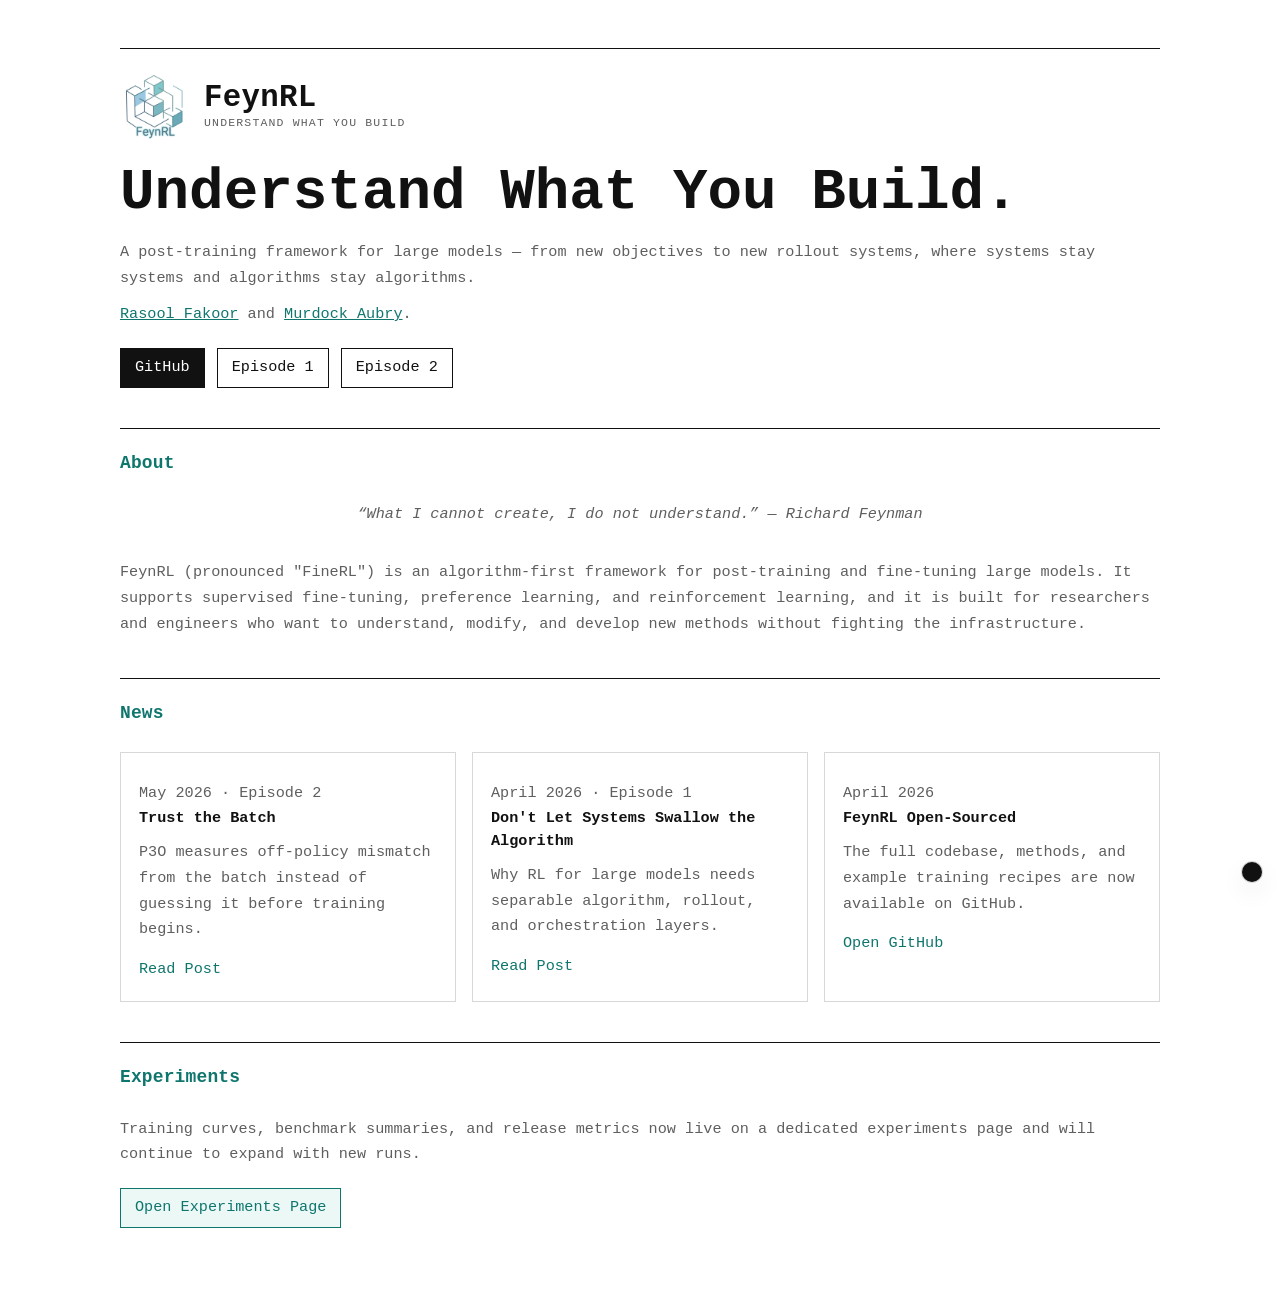
<file: index.html>
<!doctype html>
<html lang="en">

<head>
  <meta charset="UTF-8">
  <meta name="viewport" content="width=device-width, initial-scale=1.0">
  <title>FeynRL &mdash; Understand What You Build</title>
  <meta name="description"
    content="FeynRL is a post-training framework for large models where systems and algorithms stay separate &mdash; so new methods are quick to prototype and easy to read.">
  <link rel="stylesheet" href="styles.css">
  <script src="theme.js" defer></script>
</head>

<body>
  <main class="page">
    <header class="hero">
      <div class="brand-lockup brand-lockup-main" aria-label="FeynRL">
        <img class="brand-logo" src="assets/feynrl-logo.png" alt="FeynRL logo">
        <div class="brand-wordmark">
          <span class="brand-name">FeynRL</span>
          <span class="brand-tagline">Understand What You Build</span>
        </div>
      </div>
      <h1>Understand What You Build.</h1>
      <p class="lede">
        A post-training framework for large models &mdash; from new objectives to new rollout systems, where systems
        stay systems and algorithms stay algorithms.
      </p>
      <p class="article-meta">
        <a href="https://rasoolfa.github.io/" target="_blank" rel="noreferrer">Rasool Fakoor</a> and <a
          href="https://murdockaubry.com/" target="_blank" rel="noreferrer">Murdock Aubry</a>.
      </p>
      <div class="actions">
        <a class="button button-primary" href="https://github.com/FeynRL-project/FeynRL" target="_blank"
          rel="noreferrer">GitHub</a>
        <a class="button" href="blogs/episode_one.html">Episode 1</a>
        <a class="button" href="blogs/episode_two.html">Episode 2</a>
      </div>
    </header>

    <section class="section">
      <div class="section-head">
        <span class="label section-title">About</span>
      </div>
      <p class="section-copy" style="text-align: center; margin-bottom: 2rem;">
        <em>&ldquo;What I cannot create, I do not understand.&rdquo; &mdash; Richard Feynman</em>
      </p>
      <p class="section-copy">
        FeynRL (pronounced "FineRL") is an algorithm-first framework for post-training and fine-tuning large models. It
        supports supervised fine-tuning, preference learning, and reinforcement learning, and it is built for
        researchers and engineers who want to understand, modify, and develop new methods without fighting the
        infrastructure.
      </p>
    </section>

    <section class="section">
      <div class="section-head">
        <span class="label section-title">News</span>
      </div>
      <div class="grid grid-three">
        <article class="card">
          <p class="article-meta">May 2026 &middot; Episode 2</p>
          <h3>Trust the Batch</h3>
          <p>P3O measures off-policy mismatch from the batch instead of guessing it before training begins.</p>
          <a class="inline-link" href="blogs/episode_two.html">Read Post</a>
        </article>
        <article class="card">
          <p class="article-meta">April 2026 &middot; Episode 1</p>
          <h3>Don't Let Systems Swallow the Algorithm</h3>
          <p>Why RL for large models needs separable algorithm, rollout, and orchestration layers.</p>
          <a class="inline-link" href="blogs/episode_one.html">Read Post</a>
        </article>
        <article class="card">
          <p class="article-meta">April 2026</p>
          <h3>FeynRL Open-Sourced</h3>
          <p>The full codebase, methods, and example training recipes are now available on GitHub.</p>
          <a class="inline-link" href="https://github.com/FeynRL-project/FeynRL" target="_blank" rel="noreferrer">Open
            GitHub</a>
        </article>
      </div>
    </section>

    <section class="section" id="experiments">
      <div class="section-head">
        <span class="label section-title">Experiments</span>
      </div>
      <p class="section-copy">
        Training curves, benchmark summaries, and release metrics now live on a dedicated experiments page and will
        continue to expand with new runs.
      </p>
      <div class="actions">
        <a class="button button-cta" href="results.html">Open Experiments Page</a>
      </div>
    </section>
  </main>
</body>

</html>
</file>
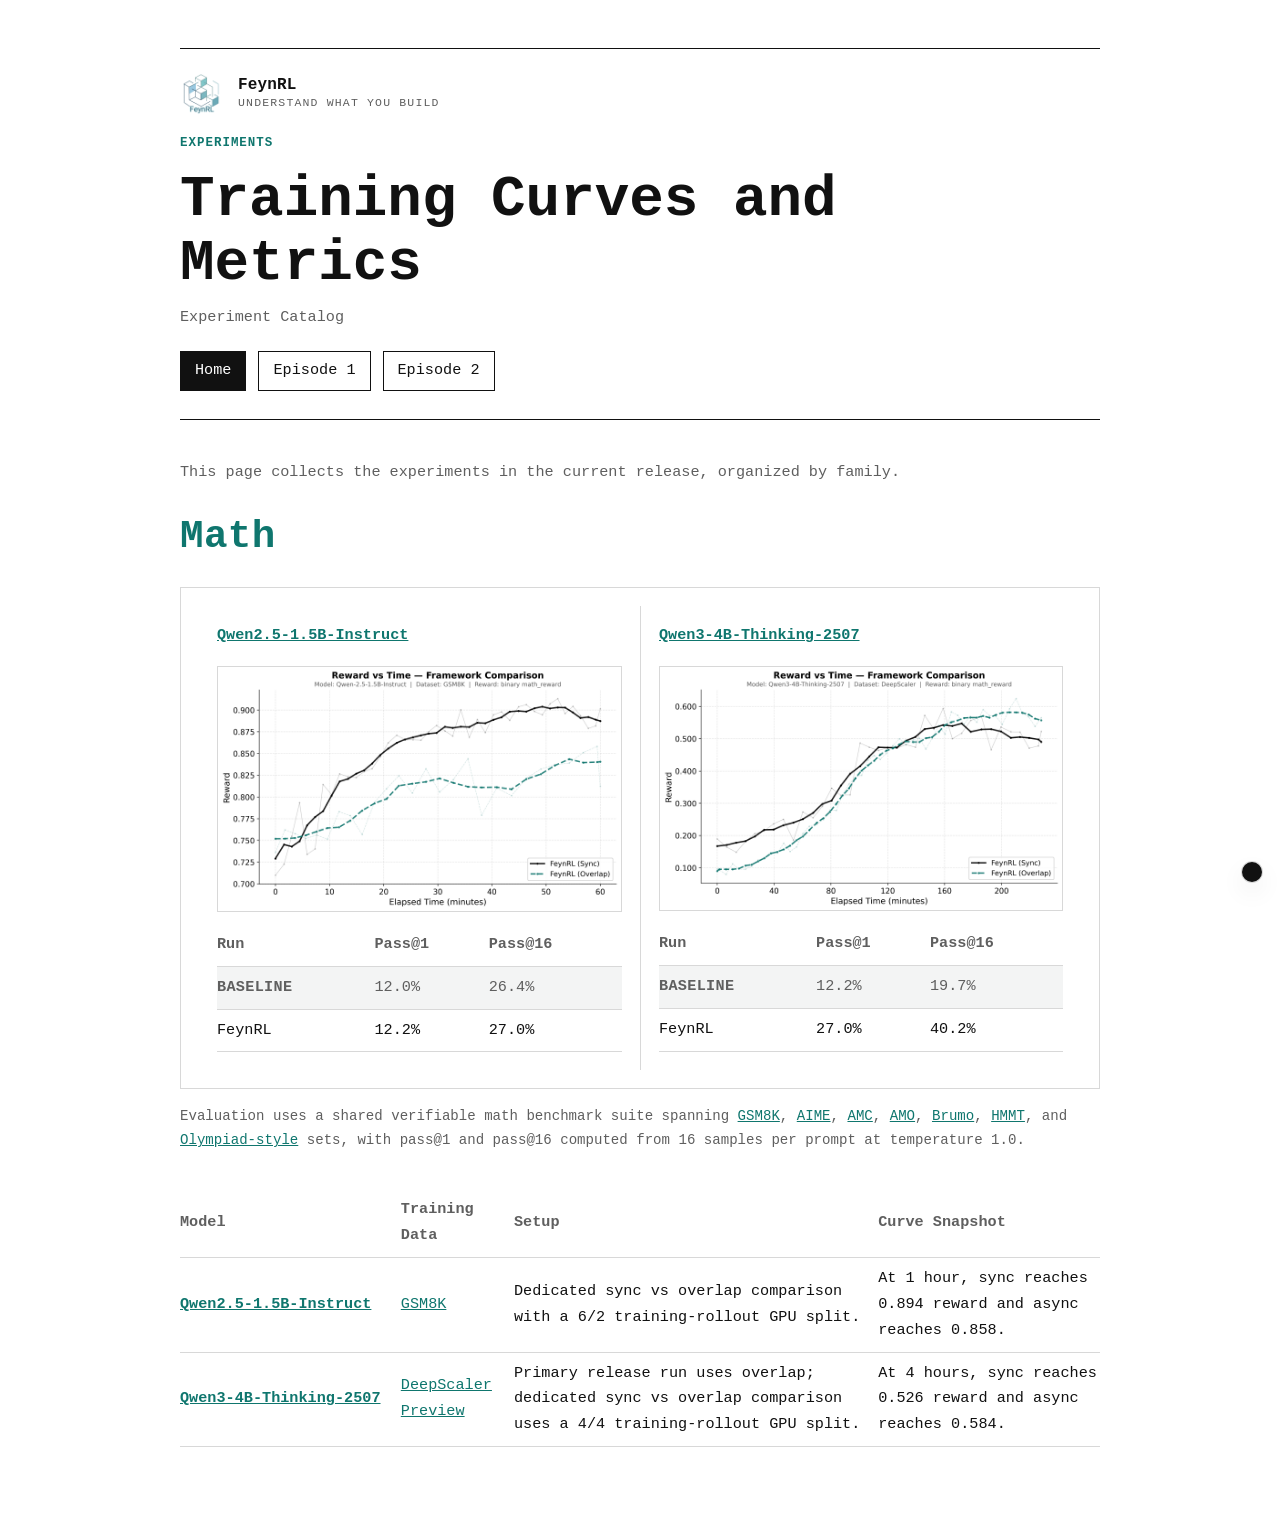
<file: results.html>
<!doctype html>
<html lang="en">

<head>
  <meta charset="UTF-8">
  <meta name="viewport" content="width=device-width, initial-scale=1.0">
  <title>FeynRL | Experiments</title>
  <meta name="description" content="Training curves and benchmark metrics for the current FeynRL release.">
  <link rel="stylesheet" href="styles.css">
  <script src="theme.js" defer></script>
</head>

<body>
  <main class="page page-article">
    <header class="article-header">
      <a class="brand-lockup brand-lockup-compact" href="index.html" aria-label="FeynRL home">
        <img class="brand-logo" src="assets/feynrl-logo.png" alt="FeynRL logo">
        <div class="brand-wordmark">
          <span class="brand-name">FeynRL</span>
          <span class="brand-tagline">Understand What You Build</span>
        </div>
      </a>
      <p class="kicker">Experiments</p>
      <h1>Training Curves and Metrics</h1>
      <p class="article-meta">Experiment Catalog</p>
      <div class="actions">
        <a class="button button-primary" href="index.html">Home</a>
        <a class="button" href="blogs/episode_one.html">Episode 1</a>
        <a class="button" href="blogs/episode_two.html">Episode 2</a>
      </div>
    </header>

    <article class="article-body">
      <p>This page collects the experiments in the current release, organized by family. </p>

      <section class="results-browser">

        <section class="results-category is-active" data-family="math">
          <div class="section-head">
            <span class="label section-title">Math</span>
          </div>

          <article class="card results-overview-card">
            <div class="results-columns">
              <section class="results-column">
                <h3><a href="https://huggingface.co/Qwen/Qwen2.5-1.5B-Instruct" target="_blank"
                    rel="noreferrer">Qwen2.5-1.5B-Instruct</a></h3>
                <img src="assets/feynrl_reward_curve.png" alt="Reward curve for Qwen2.5-1.5B-Instruct">
                <table class="results-table">
                  <thead>
                    <tr>
                      <th>Run</th>
                      <th>Pass@1</th>
                      <th>Pass@16</th>
                    </tr>
                  </thead>
                  <tbody>
                    <tr class="baseline-row">
                      <td>Baseline</td>
                      <td>12.0%</td>
                      <td>26.4%</td>
                    </tr>
                    <tr>
                      <td>FeynRL</td>
                      <td>12.2%</td>
                      <td>27.0%</td>
                    </tr>
                  </tbody>
                </table>
              </section>
              <section class="results-column">
                <h3><a href="https://huggingface.co/Qwen/Qwen3-4B-Thinking-2507" target="_blank"
                    rel="noreferrer">Qwen3-4B-Thinking-2507</a></h3>
                <img src="assets/feynrl_reward_curve_qwen3.png" alt="Reward curve for Qwen3-4B-Thinking-2507">
                <table class="results-table">
                  <thead>
                    <tr>
                      <th>Run</th>
                      <th>Pass@1</th>
                      <th>Pass@16</th>
                    </tr>
                  </thead>
                  <tbody>
                    <tr class="baseline-row">
                      <td>Baseline</td>
                      <td>12.2%</td>
                      <td>19.7%</td>
                    </tr>
                    <tr>
                      <td>FeynRL</td>
                      <td>27.0%</td>
                      <td>40.2%</td>
                    </tr>
                  </tbody>
                </table>
              </section>
            </div>
          </article>

          <p class="results-note">Evaluation uses a shared verifiable math benchmark suite spanning <a
              href="https://huggingface.co/datasets/openai/gsm8k" target="_blank" rel="noreferrer">GSM8K</a>, <a
              href="https://huggingface.co/datasets/HuggingFaceH4/aime_2024" target="_blank" rel="noreferrer">AIME</a>,
            <a href="https://huggingface.co/datasets/AI-MO/aimo-validation-amc" target="_blank"
              rel="noreferrer">AMC</a>, <a href="https://huggingface.co/datasets/meituan-longcat/AMO-Bench"
              target="_blank" rel="noreferrer">AMO</a>, <a href="https://huggingface.co/datasets/MathArena/brumo_2025"
              target="_blank" rel="noreferrer">Brumo</a>, <a
              href="https://huggingface.co/datasets/MathArena/hmmt_feb_2025" target="_blank" rel="noreferrer">HMMT</a>,
            and <a href="https://huggingface.co/datasets/Hothan/OlympiadBench" target="_blank"
              rel="noreferrer">Olympiad-style</a> sets, with pass@1 and pass@16 computed from 16 samples per prompt at
            temperature 1.0.
          </p>

          <div class="results-stack">
            <table class="results-detail-table">
              <thead>
                <tr>
                  <th>Model</th>
                  <th>Training Data</th>
                  <th>Setup</th>
                  <th>Curve Snapshot</th>
                </tr>
              </thead>
              <tbody>
                <tr>
                  <td><a href="https://huggingface.co/Qwen/Qwen2.5-1.5B-Instruct" target="_blank"
                      rel="noreferrer">Qwen2.5-1.5B-Instruct</a></td>
                  <td><a href="https://huggingface.co/datasets/openai/gsm8k" target="_blank" rel="noreferrer">GSM8K</a>
                  </td>
                  <td>Dedicated sync vs overlap comparison with a 6/2 training-rollout GPU split.</td>
                  <td>At 1 hour, sync reaches 0.894 reward and async reaches 0.858.</td>
                </tr>
                <tr>
                  <td><a href="https://huggingface.co/Qwen/Qwen3-4B-Thinking-2507" target="_blank"
                      rel="noreferrer">Qwen3-4B-Thinking-2507</a></td>
                  <td><a href="https://huggingface.co/datasets/agentica-org/DeepScaleR-Preview-Dataset" target="_blank"
                      rel="noreferrer">DeepScaler Preview</a></td>
                  <td>Primary release run uses overlap; dedicated sync vs overlap comparison uses a 4/4 training-rollout
                    GPU split.</td>
                  <td>At 4 hours, sync reaches 0.526 reward and async reaches 0.584.</td>
                </tr>
              </tbody>
            </table>
          </div>
        </section>
      </section>
    </article>
  </main>
</body>

</html>
</file>
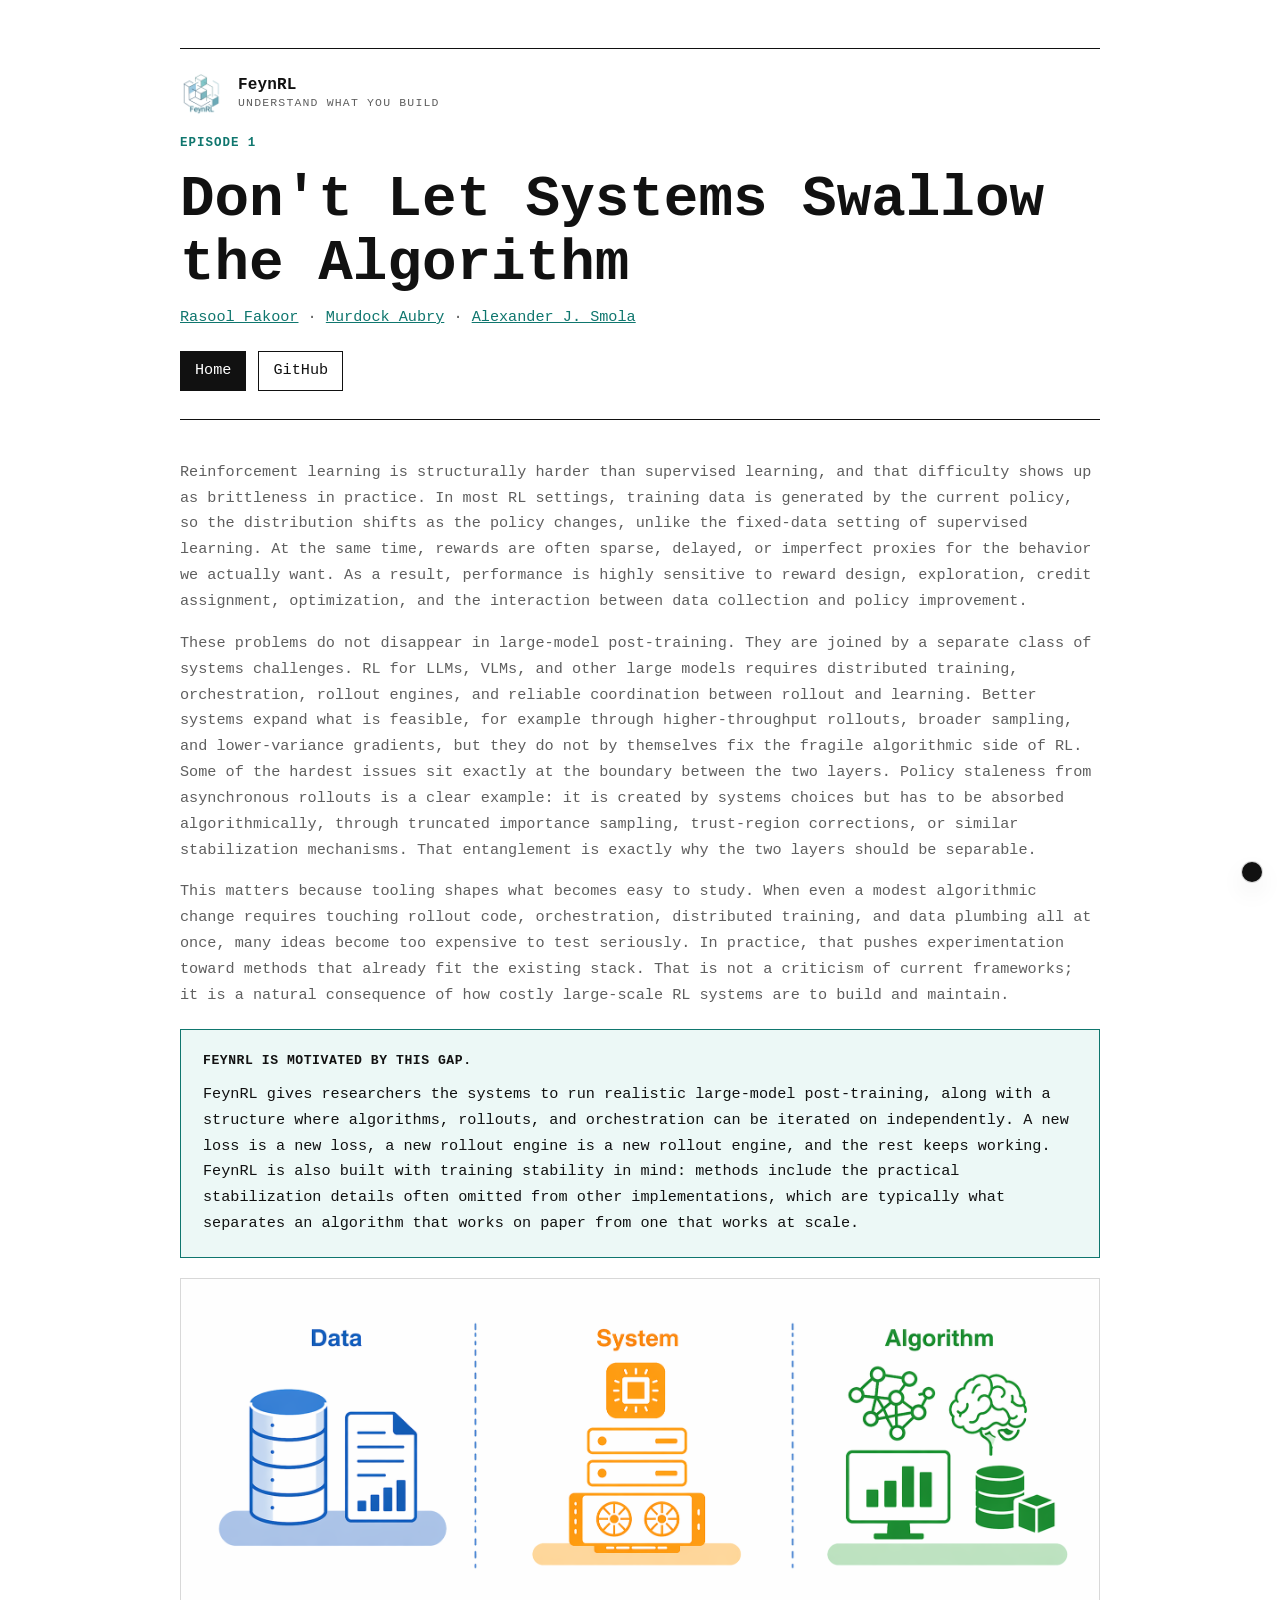
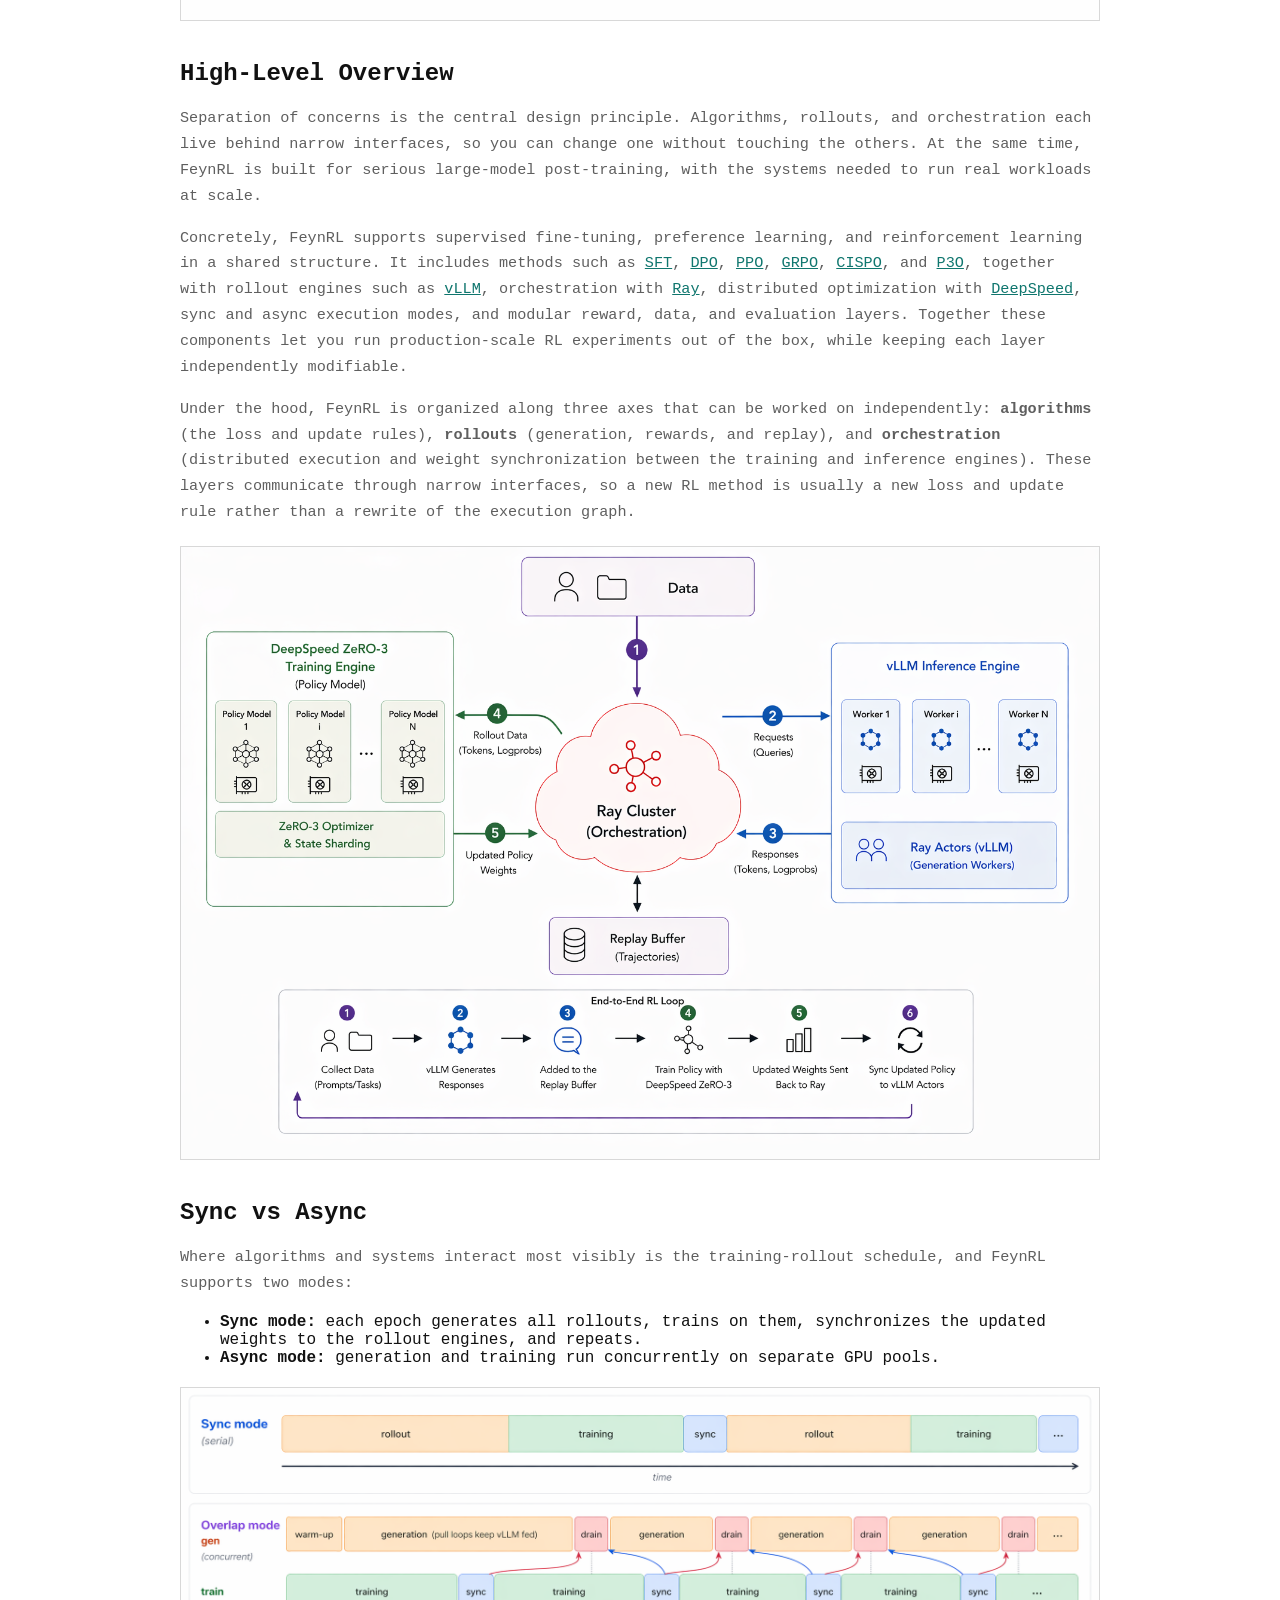
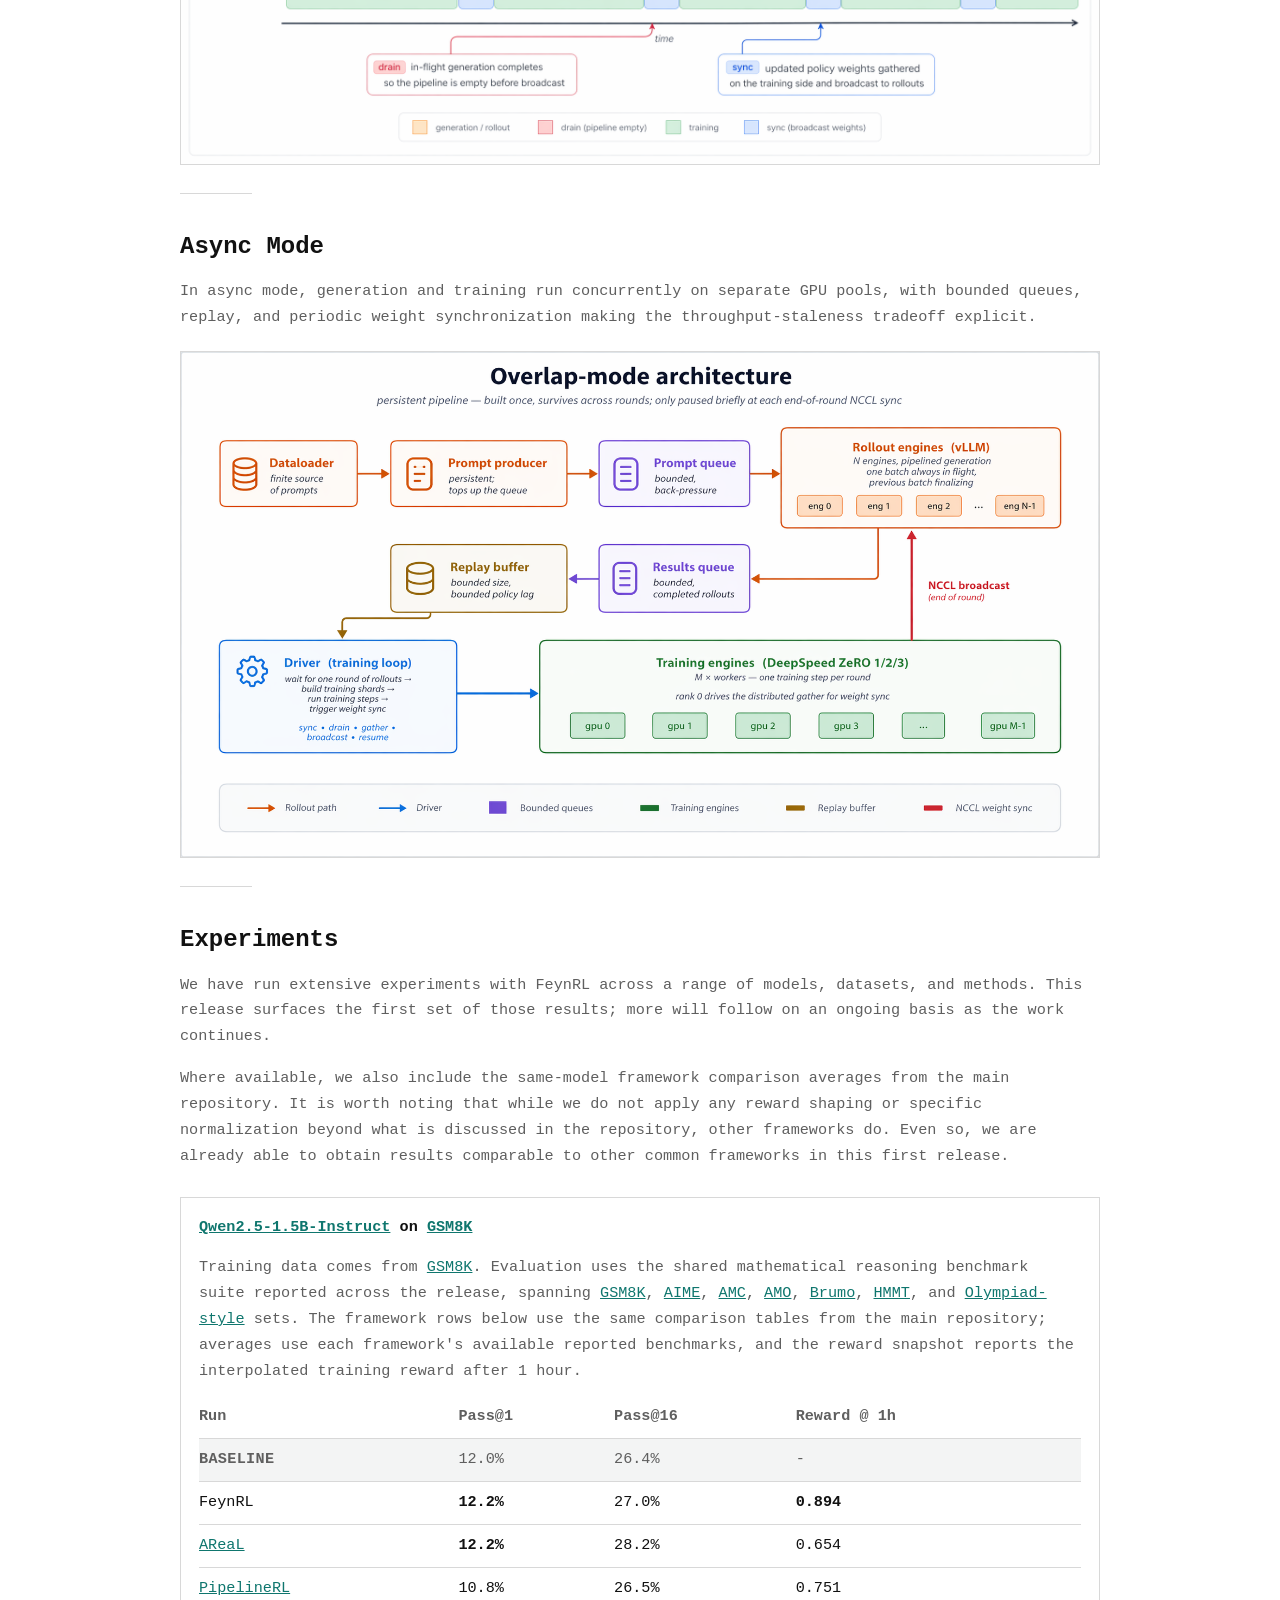
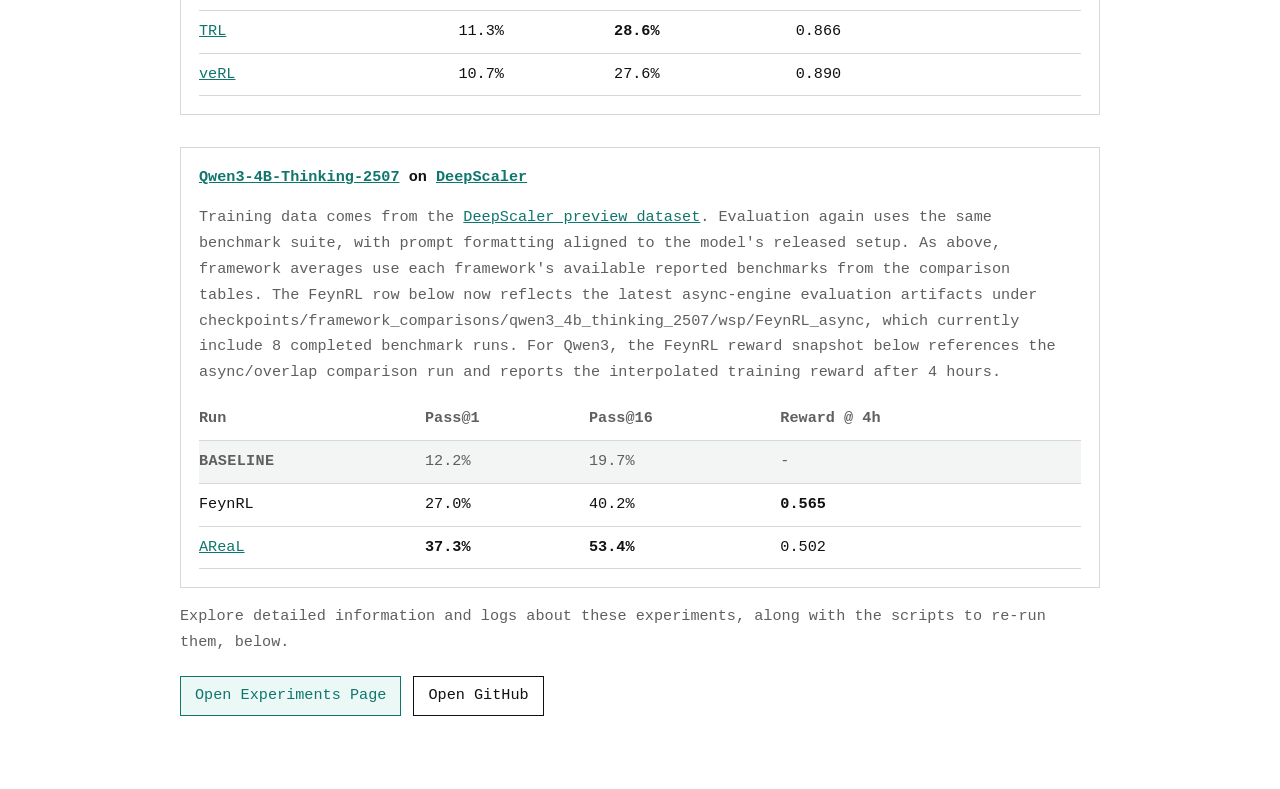
<file: blogs/episode_one.html>
<!doctype html>
<html lang="en">

<head>
  <meta charset="UTF-8">
  <meta name="viewport" content="width=device-width, initial-scale=1.0">
  <title>FeynRL | Don't Let Systems Swallow the Algorithm</title>
  <meta name="description" content="Episode 1 of the FeynRL blog series: Don't Let Systems Swallow the Algorithm.">
  <link rel="stylesheet" href="../styles.css">
  <script src="../theme.js" defer></script>
</head>

<body>
  <main class="page page-article">
    <header class="article-header">
      <a class="brand-lockup brand-lockup-compact" href="../index.html" aria-label="FeynRL home">
        <img class="brand-logo" src="../assets/feynrl-logo.png" alt="FeynRL logo">
        <div class="brand-wordmark">
          <span class="brand-name">FeynRL</span>
          <span class="brand-tagline">Understand What You Build</span>
        </div>
      </a>
      <p class="kicker">Episode 1</p>
      <h1>Don't Let Systems Swallow the Algorithm</h1>
      <p class="article-meta"><a href="https://rasoolfa.github.io/" target="_blank" rel="noreferrer">Rasool Fakoor</a>
        &middot; <a href="https://murdockaubry.com/" target="_blank" rel="noreferrer">Murdock Aubry</a> &middot; <a
          href="https://alex.smola.org/" target="_blank" rel="noreferrer">Alexander J. Smola</a></p>
      <div class="actions">
        <a class="button button-primary" href="../index.html">Home</a>
        <a class="button" href="https://github.com/FeynRL-project/FeynRL" target="_blank" rel="noreferrer">GitHub</a>
      </div>
    </header>

    <article class="article-body">
      <p>
        Reinforcement learning is structurally harder than supervised learning, and that difficulty shows up as
        brittleness in practice. In most RL settings, training data is generated by the current policy, so the
        distribution shifts as the policy changes, unlike the fixed-data setting of supervised learning. At the same
        time, rewards are often sparse, delayed, or imperfect proxies for the behavior we actually want. As a result,
        performance is highly sensitive to reward design, exploration, credit assignment, optimization, and the
        interaction between data collection and policy improvement.
      </p>

      <p>
        These problems do not disappear in large-model post-training. They are joined by a separate class of systems
        challenges. RL for LLMs, VLMs, and other large models requires distributed training, orchestration, rollout
        engines, and reliable coordination between rollout and learning. Better systems expand what is feasible, for
        example through higher-throughput rollouts, broader sampling, and lower-variance gradients, but they do not by
        themselves fix the fragile algorithmic side of RL. Some of the hardest issues sit exactly at the boundary
        between the two layers. Policy staleness from asynchronous rollouts is a clear example: it is created by systems
        choices but has to be absorbed algorithmically, through truncated importance sampling, trust-region corrections,
        or similar stabilization mechanisms. That entanglement is exactly why the two layers should be separable.
      </p>

      <p>
        This matters because tooling shapes what becomes easy to study. When even a modest algorithmic change requires
        touching rollout code, orchestration, distributed training, and data plumbing all at once, many ideas become too
        expensive to test seriously. In practice, that pushes experimentation toward methods that already fit the
        existing stack. That is not a criticism of current frameworks; it is a natural consequence of how costly
        large-scale RL systems are to build and maintain.
      </p>

      <div class="article-callout">
        <p class="article-callout-kicker">FeynRL Is Motivated by This Gap.</p>
        <p>
          FeynRL gives researchers the systems to run realistic large-model post-training, along with a structure
          where algorithms, rollouts, and orchestration can be iterated on independently. A new loss is a new loss,
          a new rollout engine is a new rollout engine, and the rest keeps working. FeynRL is also built with training
          stability in mind: methods include the practical stabilization details often omitted from other
          implementations, which are typically what separates an algorithm that works on paper from one that works at
          scale.
        </p>
      </div>

      <img src="assets/episode_one/feynrl_separation.png" alt="FeynRL separates data, system, and algorithm concerns">

      <h2>High-Level Overview</h2>

      <p>
        Separation of concerns is the central design principle. Algorithms, rollouts, and orchestration each live
        behind narrow interfaces, so you can change one without touching the others. At the same time, FeynRL is built
        for serious large-model post-training, with the systems needed to run real workloads at scale.
      </p>

      <p>
        Concretely, FeynRL supports supervised fine-tuning, preference learning, and reinforcement learning in a shared
        structure. It includes methods such as <a
          href="https://github.com/FeynRL-project/FeynRL/blob/main/algs/SFT/README.md" target="_blank"
          rel="noreferrer">SFT</a>,
        <a href="https://github.com/FeynRL-project/FeynRL/blob/main/algs/DPO/README.md" target="_blank"
          rel="noreferrer">DPO</a>,
        <a href="https://github.com/FeynRL-project/FeynRL/blob/main/algs/PPO/README.md" target="_blank"
          rel="noreferrer">PPO</a>,
        <a href="https://github.com/FeynRL-project/FeynRL/blob/main/algs/GRPO/README.md" target="_blank"
          rel="noreferrer">GRPO</a>,
        <a href="https://github.com/FeynRL-project/FeynRL/blob/main/algs/CISPO/README.md" target="_blank"
          rel="noreferrer">CISPO</a>, and
        <a href="https://github.com/FeynRL-project/FeynRL/blob/main/algs/P3O/README.md" target="_blank"
          rel="noreferrer">P3O</a>,
        together with rollout engines such as <a href="https://github.com/vllm-project/vllm" target="_blank"
          rel="noreferrer">vLLM</a>,
        orchestration with <a href="https://github.com/ray-project/ray" target="_blank" rel="noreferrer">Ray</a>,
        distributed optimization
        with <a href="https://github.com/microsoft/DeepSpeed" target="_blank" rel="noreferrer">DeepSpeed</a>, sync and
        async execution modes, and modular reward, data, and evaluation layers. Together these components let you run
        production-scale RL experiments out of the box, while keeping each layer independently modifiable.
      </p>

      <p>
        Under the hood, FeynRL is organized along three axes that can be worked on independently:
        <strong>algorithms</strong> (the loss and update rules), <strong>rollouts</strong> (generation, rewards, and
        replay), and <strong>orchestration</strong> (distributed execution and weight synchronization between the
        training and inference engines). These layers communicate through narrow interfaces, so a new RL method is
        usually a new loss and update rule rather than a rewrite of the execution graph.
      </p>

      <img src="assets/episode_one/feynrl_architecture.png"
        alt="FeynRL architecture across algorithms, rollouts, and orchestration">

      <h2>Sync vs Async</h2>

      <p>
        Where algorithms and systems interact most visibly is the training-rollout schedule, and FeynRL supports two
        modes:
      </p>

      <ul>
        <li>
          <strong>Sync mode:</strong> each epoch generates all rollouts, trains on them,
          synchronizes the updated weights to the rollout engines, and repeats.
        </li>
        <li>
          <strong>Async mode:</strong> generation and training run concurrently on separate
          GPU pools.
        </li>
      </ul>

      <img src="assets/episode_one/sync_vs_overlap.png" alt="FeynRL sync vs async mode">

      <div class="article-break" aria-hidden="true"></div>

      <h2>Async Mode</h2>

      <p>
        In async mode, generation and training run concurrently on separate GPU pools, with bounded queues, replay, and
        periodic weight synchronization making the throughput-staleness tradeoff explicit.
      </p>

      <img src="assets/episode_one/overlap_arch.png" alt="FeynRL async mode architecture">

      <div class="article-break" aria-hidden="true"></div>

      <h2>Experiments</h2>

      <p>
        We have run extensive experiments with FeynRL across a range of models, datasets, and methods.
        This release surfaces the first set of those results; more will follow on an ongoing basis as the work
        continues.
      </p>

      <p>
        Where available, we also include the same-model framework comparison averages from the main repository.
        It is worth noting that while we do not apply any reward shaping or specific normalization beyond what is
        discussed in the repository, other frameworks do. Even so, we are already able to obtain results comparable to
        other common frameworks in this first release.
      </p>

      <div class="results-stack">
        <article class="card">
          <h3><a href="https://huggingface.co/Qwen/Qwen2.5-1.5B-Instruct" target="_blank"
              rel="noreferrer">Qwen2.5-1.5B-Instruct</a> on <a href="https://huggingface.co/datasets/openai/gsm8k"
              target="_blank" rel="noreferrer">GSM8K</a></h3>
          <p>
            Training data comes from <a href="https://huggingface.co/datasets/openai/gsm8k" target="_blank"
              rel="noreferrer">GSM8K</a>. Evaluation uses the shared mathematical reasoning benchmark suite reported
            across the release, spanning <a href="https://huggingface.co/datasets/openai/gsm8k" target="_blank"
              rel="noreferrer">GSM8K</a>, <a href="https://huggingface.co/datasets/HuggingFaceH4/aime_2024"
              target="_blank" rel="noreferrer">AIME</a>, <a
              href="https://huggingface.co/datasets/AI-MO/aimo-validation-amc" target="_blank" rel="noreferrer">AMC</a>,
            <a href="https://huggingface.co/datasets/meituan-longcat/AMO-Bench" target="_blank"
              rel="noreferrer">AMO</a>, <a href="https://huggingface.co/datasets/MathArena/brumo_2025" target="_blank"
              rel="noreferrer">Brumo</a>, <a href="https://huggingface.co/datasets/MathArena/hmmt_feb_2025"
              target="_blank" rel="noreferrer">HMMT</a>, and <a
              href="https://huggingface.co/datasets/Hothan/OlympiadBench" target="_blank"
              rel="noreferrer">Olympiad-style</a> sets. The framework rows below use the same comparison tables from
            the main repository; averages use each framework's available reported benchmarks, and the reward snapshot
            reports the interpolated training reward after 1 hour.
          </p>
          <table class="results-table">
            <thead>
              <tr>
                <th>Run</th>
                <th>Pass@1</th>
                <th>Pass@16</th>
                <th>Reward @ 1h</th>
              </tr>
            </thead>
            <tbody>
              <tr class="baseline-row">
                <td>Baseline</td>
                <td>12.0%</td>
                <td>26.4%</td>
                <td>-</td>
              </tr>
              <tr>
                <td>FeynRL</td>
                <td><strong>12.2%</strong></td>
                <td>27.0%</td>
                <td><strong>0.894</strong></td>
              </tr>
              <tr>
                <td><a href="https://github.com/inclusionAI/AReaL" target="_blank" rel="noreferrer">AReaL</a></td>
                <td><strong>12.2%</strong></td>
                <td>28.2%</td>
                <td>0.654</td>
              </tr>
              <tr>
                <td><a href="https://github.com/ServiceNow/PipelineRL" target="_blank" rel="noreferrer">PipelineRL</a>
                </td>
                <td>10.8%</td>
                <td>26.5%</td>
                <td>0.751</td>
              </tr>
              <tr>
                <td><a href="https://github.com/huggingface/trl" target="_blank" rel="noreferrer">TRL</a></td>
                <td>11.3%</td>
                <td><strong>28.6%</strong></td>
                <td>0.866</td>
              </tr>
              <tr>
                <td><a href="https://github.com/verl-project/verl" target="_blank" rel="noreferrer">veRL</a></td>
                <td>10.7%</td>
                <td>27.6%</td>
                <td>0.890</td>
              </tr>
            </tbody>
          </table>
        </article>

        <article class="card">
          <h3><a href="https://huggingface.co/Qwen/Qwen3-4B-Thinking-2507" target="_blank"
              rel="noreferrer">Qwen3-4B-Thinking-2507</a> on <a
              href="https://huggingface.co/datasets/agentica-org/DeepScaleR-Preview-Dataset" target="_blank"
              rel="noreferrer">DeepScaler</a></h3>
          <p>
            Training data comes from the <a
              href="https://huggingface.co/datasets/agentica-org/DeepScaleR-Preview-Dataset" target="_blank"
              rel="noreferrer">DeepScaler preview dataset</a>. Evaluation again uses the same benchmark suite, with
            prompt formatting aligned to the model's released setup. As above, framework averages use each
            framework's available reported benchmarks from the comparison tables. The FeynRL row below now reflects
            the latest async-engine evaluation artifacts under
            <code>checkpoints/framework_comparisons/qwen3_4b_thinking_2507/wsp/FeynRL_async</code>, which currently
            include 8 completed benchmark runs. For Qwen3, the FeynRL reward snapshot below references the
            async/overlap comparison run and reports the interpolated training reward after 4 hours.
          </p>
          <table class="results-table">
            <thead>
              <tr>
                <th>Run</th>
                <th>Pass@1</th>
                <th>Pass@16</th>
                <th>Reward @ 4h</th>
              </tr>
            </thead>
            <tbody>
              <tr class="baseline-row">
                <td>Baseline</td>
                <td>12.2%</td>
                <td>19.7%</td>
                <td>-</td>
              </tr>
              <tr>
                <td>FeynRL</td>
                <td>27.0%</td>
                <td>40.2%</td>
                <td><strong>0.565</strong></td>
              </tr>
              <tr>
                <td><a href="https://github.com/inclusionAI/AReaL" target="_blank" rel="noreferrer">AReaL</a></td>
                <td><strong>37.3%</strong></td>
                <td><strong>53.4%</strong></td>
                <td>0.502</td>
              </tr>
            </tbody>
          </table>
        </article>
      </div>

      <p>
        Explore detailed information and logs about these experiments, along with the scripts to re-run them, below.
      </p>

      <div class="actions">
        <a class="button button-cta" href="../results.html">Open Experiments Page</a>
        <a class="button" href="https://github.com/FeynRL-project/FeynRL/blob/main/examples/README.md" target="_blank"
          rel="noreferrer">Open GitHub</a>
      </div>
    </article>
  </main>
</body>

</html>
</file>
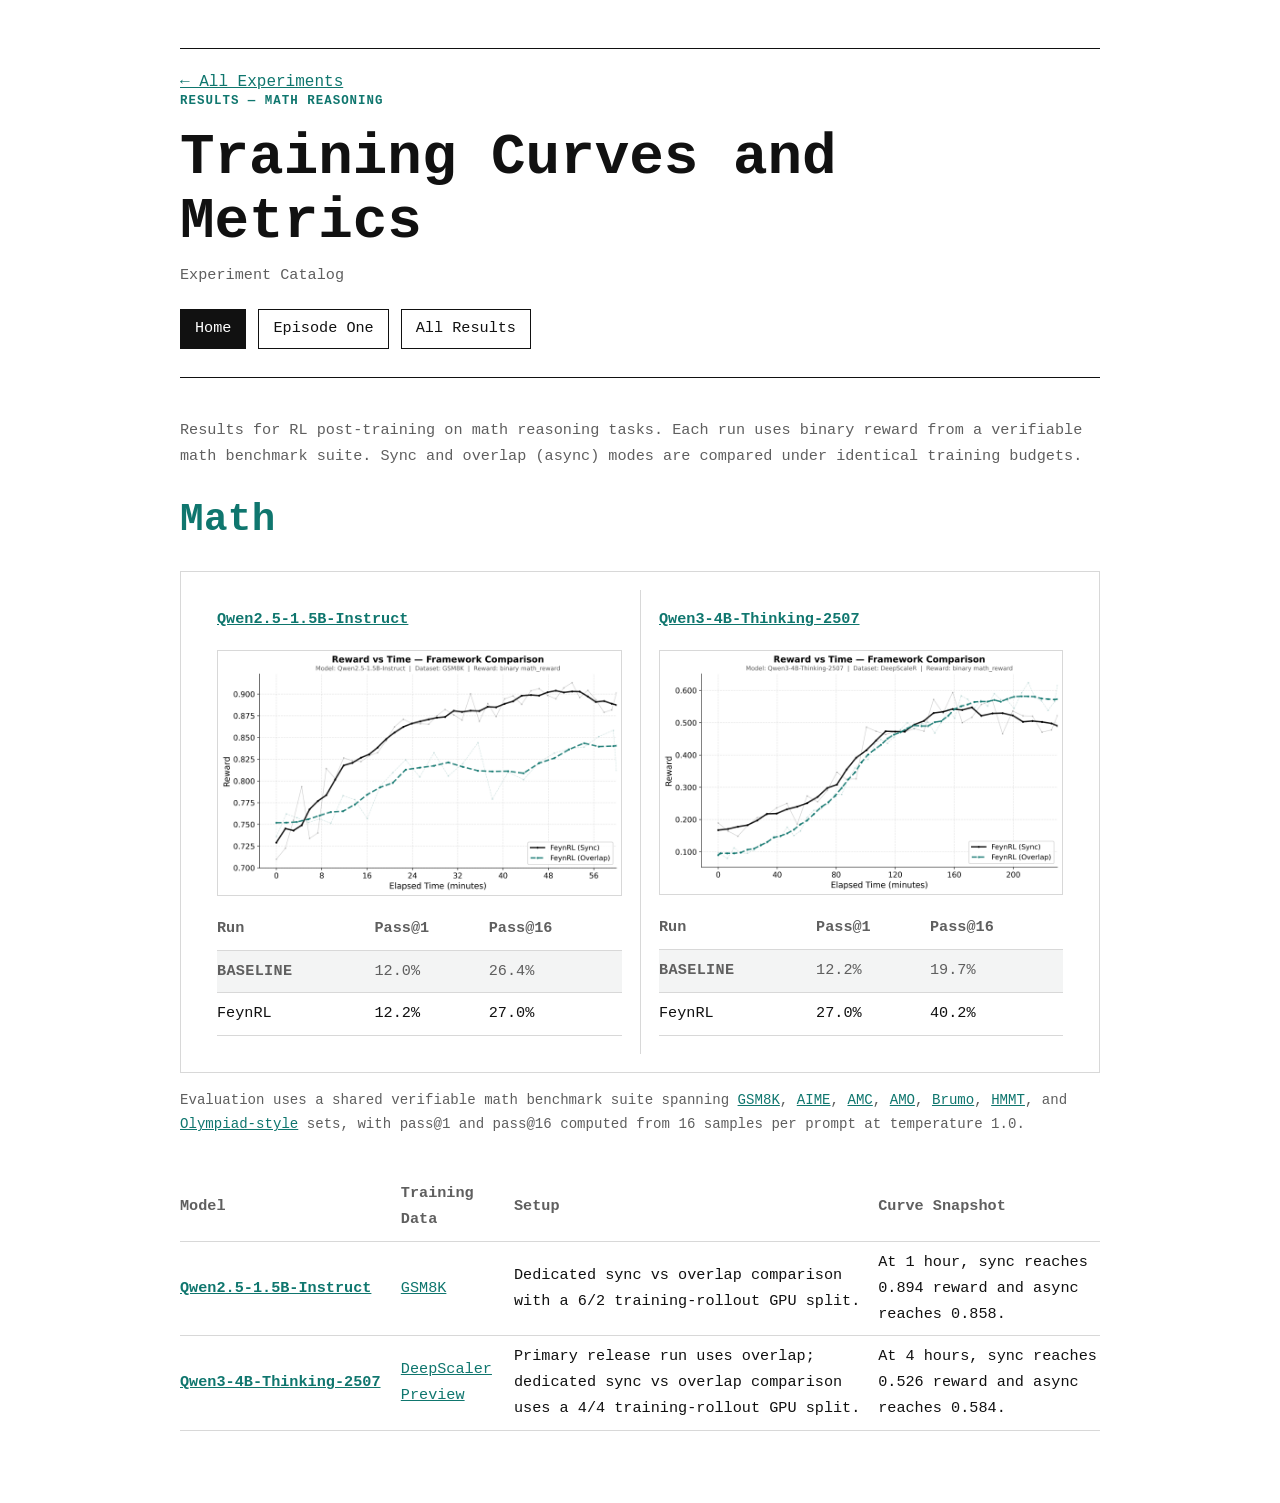
<file: results/math.html>
<!doctype html>
<html lang="en">

<head>
  <meta charset="UTF-8">
  <meta name="viewport" content="width=device-width, initial-scale=1.0">
  <title>FeynRL | Math Reasoning Results</title>
  <meta name="description" content="Training curves and benchmark metrics for FeynRL math reasoning experiments.">
  <link rel="stylesheet" href="../styles.css">
</head>

<body>
  <main class="page page-article">
    <header class="article-header">
      <a class="result-back" href="../results.html">← All Experiments</a>
      <p class="kicker">Results — Math Reasoning</p>
      <h1>Training Curves and Metrics</h1>
      <p class="article-meta">Experiment Catalog</p>
      <div class="actions">
        <a class="button button-primary" href="../index.html">Home</a>
        <a class="button" href="../blogs/episode_one.html">Episode One</a>
        <a class="button" href="../results.html">All Results</a>
      </div>
    </header>

    <article class="article-body">
      <p>Results for RL post-training on math reasoning tasks. Each run uses binary reward from a verifiable math
        benchmark suite. Sync and overlap (async) modes are compared under identical training budgets.</p>

      <div class="section-head" style="margin-top:28px;">
        <span class="label section-title">Math</span>
      </div>

      <article class="card results-overview-card">
        <div class="results-columns">
          <section class="results-column">
            <h3><a href="https://huggingface.co/Qwen/Qwen2.5-1.5B-Instruct" target="_blank"
                rel="noreferrer">Qwen2.5-1.5B-Instruct</a></h3>
            <img src="experiments/math/plots/qwen2_5_1b_instruct.png"
              alt="Reward curve for Qwen2.5-1.5B-Instruct">
            <table class="results-table">
              <thead>
                <tr>
                  <th>Run</th>
                  <th>Pass@1</th>
                  <th>Pass@16</th>
                </tr>
              </thead>
              <tbody>
                <tr class="baseline-row">
                  <td>Baseline</td>
                  <td>12.0%</td>
                  <td>26.4%</td>
                </tr>
                <tr>
                  <td>FeynRL</td>
                  <td>12.2%</td>
                  <td>27.0%</td>
                </tr>
              </tbody>
            </table>
          </section>
          <section class="results-column">
            <h3><a href="https://huggingface.co/Qwen/Qwen3-4B-Thinking-2507" target="_blank"
                rel="noreferrer">Qwen3-4B-Thinking-2507</a></h3>
            <img src="experiments/math/plots/qwen3_4b_thinking_2507.png"
              alt="Reward curve for Qwen3-4B-Thinking-2507">
            <table class="results-table">
              <thead>
                <tr>
                  <th>Run</th>
                  <th>Pass@1</th>
                  <th>Pass@16</th>
                </tr>
              </thead>
              <tbody>
                <tr class="baseline-row">
                  <td>Baseline</td>
                  <td>12.2%</td>
                  <td>19.7%</td>
                </tr>
                <tr>
                  <td>FeynRL</td>
                  <td>27.0%</td>
                  <td>40.2%</td>
                </tr>
              </tbody>
            </table>
          </section>
        </div>
      </article>

      <p class="results-note">Evaluation uses a shared verifiable math benchmark suite spanning <a
          href="https://huggingface.co/datasets/openai/gsm8k" target="_blank" rel="noreferrer">GSM8K</a>, <a
          href="https://huggingface.co/datasets/HuggingFaceH4/aime_2024" target="_blank" rel="noreferrer">AIME</a>,
        <a href="https://huggingface.co/datasets/AI-MO/aimo-validation-amc" target="_blank"
          rel="noreferrer">AMC</a>, <a href="https://huggingface.co/datasets/meituan-longcat/AMO-Bench"
          target="_blank" rel="noreferrer">AMO</a>, <a href="https://huggingface.co/datasets/MathArena/brumo_2025"
          target="_blank" rel="noreferrer">Brumo</a>, <a
          href="https://huggingface.co/datasets/MathArena/hmmt_feb_2025" target="_blank" rel="noreferrer">HMMT</a>,
        and <a href="https://huggingface.co/datasets/Hothan/OlympiadBench" target="_blank"
          rel="noreferrer">Olympiad-style</a> sets, with pass@1 and pass@16 computed from 16 samples per prompt at
        temperature 1.0.
      </p>

      <div class="results-stack">
        <table class="results-detail-table">
          <thead>
            <tr>
              <th>Model</th>
              <th>Training Data</th>
              <th>Setup</th>
              <th>Curve Snapshot</th>
            </tr>
          </thead>
          <tbody>
            <tr>
              <td><a href="https://huggingface.co/Qwen/Qwen2.5-1.5B-Instruct" target="_blank"
                  rel="noreferrer">Qwen2.5-1.5B-Instruct</a></td>
              <td><a href="https://huggingface.co/datasets/openai/gsm8k" target="_blank" rel="noreferrer">GSM8K</a>
              </td>
              <td>Dedicated sync vs overlap comparison with a 6/2 training-rollout GPU split.</td>
              <td>At 1 hour, sync reaches 0.894 reward and async reaches 0.858.</td>
            </tr>
            <tr>
              <td><a href="https://huggingface.co/Qwen/Qwen3-4B-Thinking-2507" target="_blank"
                  rel="noreferrer">Qwen3-4B-Thinking-2507</a></td>
              <td><a href="https://huggingface.co/datasets/agentica-org/DeepScaleR-Preview-Dataset" target="_blank"
                  rel="noreferrer">DeepScaler Preview</a></td>
              <td>Primary release run uses overlap; dedicated sync vs overlap comparison uses a 4/4 training-rollout
                GPU split.</td>
              <td>At 4 hours, sync reaches 0.526 reward and async reaches 0.584.</td>
            </tr>
          </tbody>
        </table>
      </div>
    </article>
  </main>
</body>

</html>
</file>
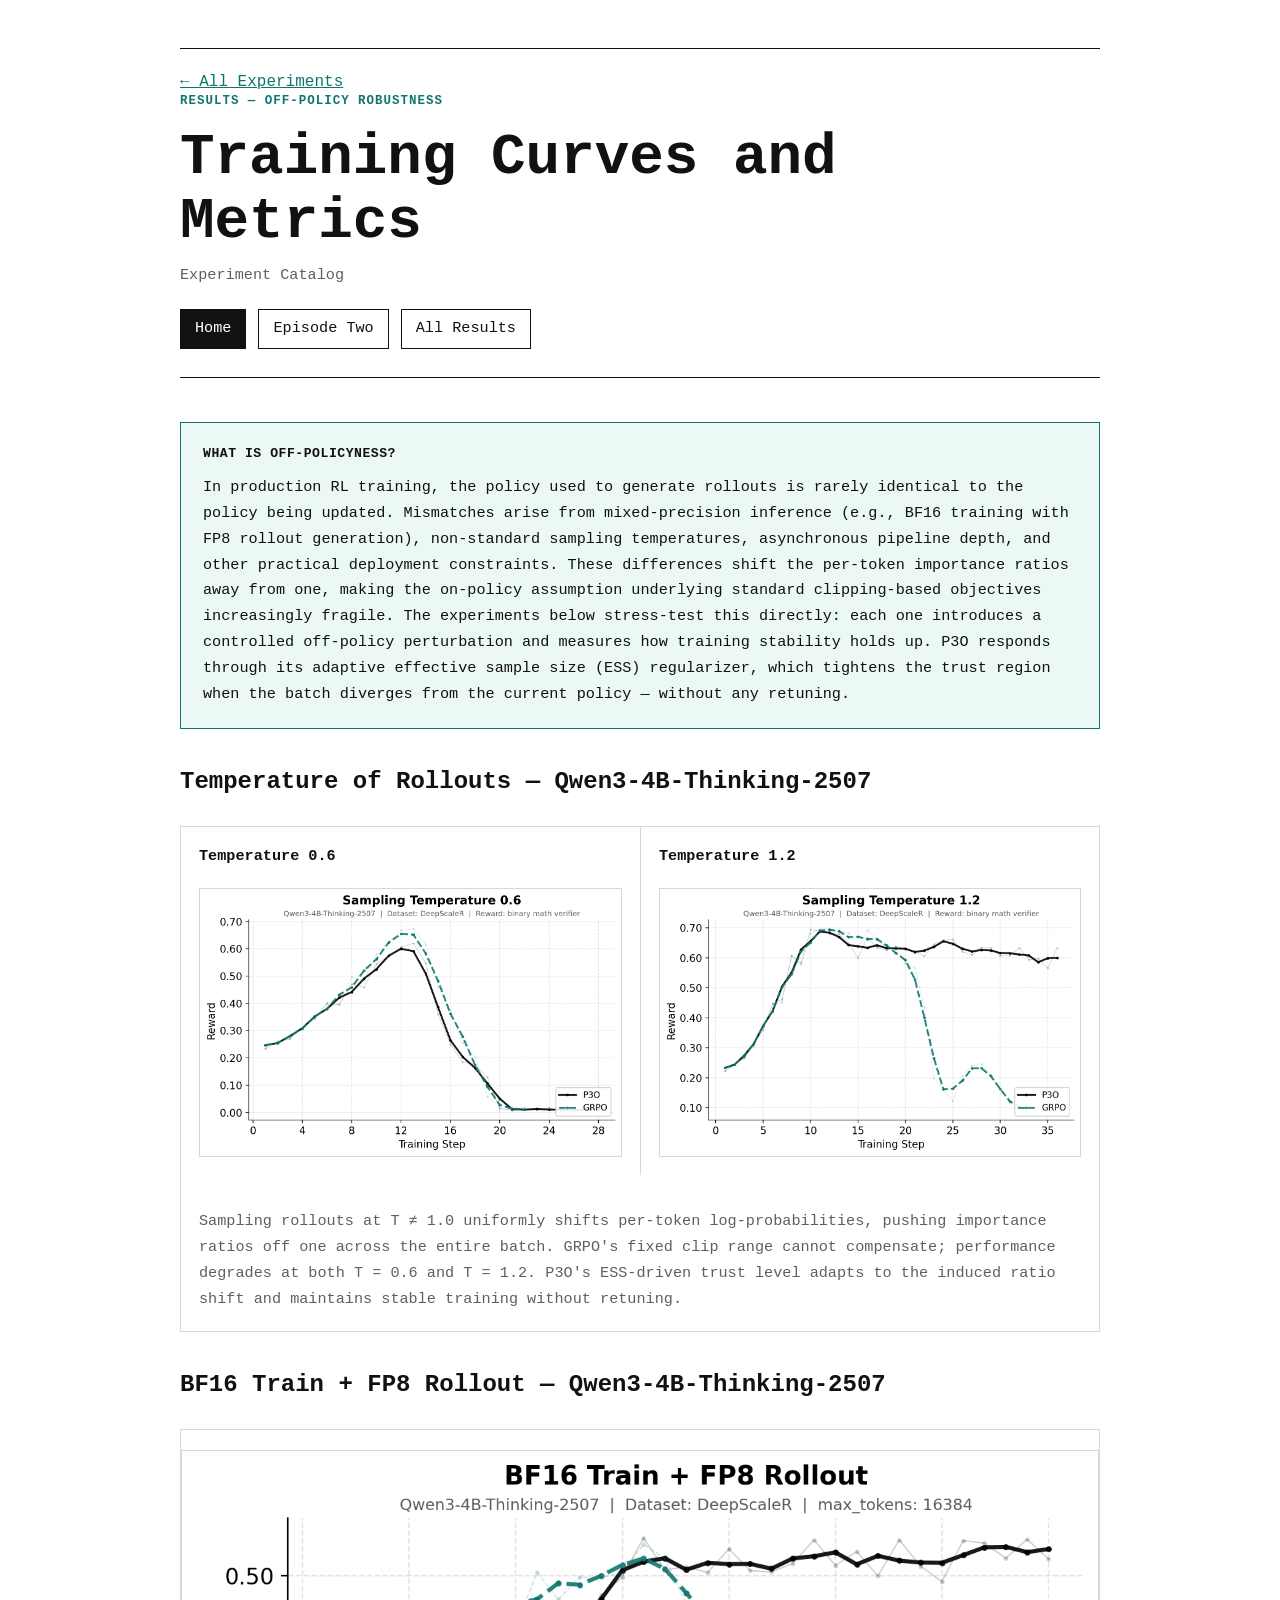
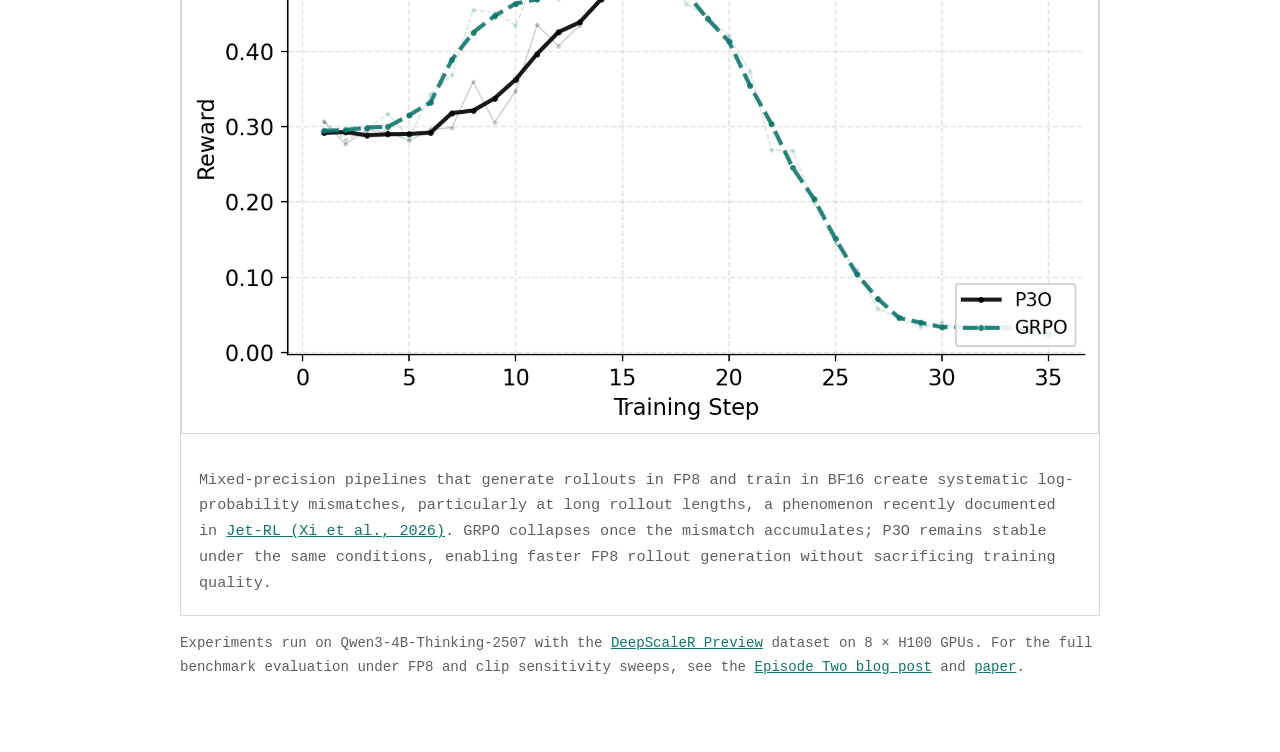
<file: results/off_policy.html>
<!doctype html>
<html lang="en">

<head>
  <meta charset="UTF-8">
  <meta name="viewport" content="width=device-width, initial-scale=1.0">
  <title>FeynRL | Off-Policy Robustness Results</title>
  <meta name="description" content="Off-policy robustness results: temperature shift, FP8 mixed precision, and clip sensitivity.">
  <link rel="stylesheet" href="../styles.css">
</head>

<body>
  <main class="page page-article">
    <header class="article-header">
      <a class="result-back" href="../results.html">← All Experiments</a>
      <p class="kicker">Results — Off-Policy Robustness</p>
      <h1>Training Curves and Metrics</h1>
      <p class="article-meta">Experiment Catalog</p>
      <div class="actions">
        <a class="button button-primary" href="../index.html">Home</a>
        <a class="button" href="../blogs/episode_two.html">Episode Two</a>
        <a class="button" href="../results.html">All Results</a>
      </div>
    </header>

    <article class="article-body">

      <div class="article-callout">
        <p class="article-callout-kicker">What is off-policyness?</p>
        <p>In production RL training, the policy used to generate rollouts is rarely identical to the policy being
          updated. Mismatches arise from mixed-precision inference (e.g., BF16 training with FP8 rollout generation),
          non-standard sampling temperatures, asynchronous pipeline depth, and other practical deployment constraints.
          These differences shift the per-token importance ratios away from one, making the on-policy assumption
          underlying standard clipping-based objectives increasingly fragile. The experiments below stress-test
          this directly: each one introduces a controlled off-policy perturbation and measures how training stability
          holds up. P3O responds through its adaptive effective sample size (ESS) regularizer, which tightens the
          trust region when the batch diverges from the current policy — without any retuning.</p>
      </div>

      <h2 class="results-subsection-title">Temperature of Rollouts — Qwen3-4B-Thinking-2507</h2>

      <div class="results-stack">
        <article class="card chart-card">
          <div class="results-columns">
            <section class="results-column">
              <h3>Temperature 0.6</h3>
              <img src="experiments/off_policy/plots/temp_0.6_qwen34th.png"
                alt="Reward curves for temperature 0.6 — Qwen3-4B-Thinking-2507">
            </section>
            <section class="results-column">
              <h3>Temperature 1.2</h3>
              <img src="experiments/off_policy/plots/temp_1.2_qwen34th.png"
                alt="Reward curves for temperature 1.2 — Qwen3-4B-Thinking-2507">
            </section>
          </div>
          <div class="card-copy">
            <p>Sampling rollouts at T ≠ 1.0 uniformly shifts per-token log-probabilities, pushing importance ratios
              off one across the entire batch. GRPO's fixed clip range cannot compensate; performance degrades at
              both T = 0.6 and T = 1.2. P3O's ESS-driven trust level adapts to the induced ratio shift and maintains
              stable training without retuning.</p>
          </div>
        </article>
      </div>

      <h2 class="results-subsection-title">BF16 Train + FP8 Rollout — Qwen3-4B-Thinking-2507</h2>

      <div class="results-stack">
        <article class="card chart-card">
          <img src="experiments/off_policy/plots/fp8_qwen34th.png"
            alt="Reward curves for BF16 train + FP8 rollout — Qwen3-4B-Thinking-2507">
          <div class="card-copy">
            <p>Mixed-precision pipelines that generate rollouts in FP8 and train in BF16 create systematic
              log-probability mismatches, particularly at long rollout lengths, a phenomenon recently documented in
              <a href="https://arxiv.org/abs/2601.14243" target="_blank" rel="noreferrer">Jet-RL (Xi et al., 2026)</a>.
              GRPO collapses once the mismatch accumulates; P3O remains stable under the same conditions, enabling
              faster FP8 rollout generation without sacrificing training quality.</p>
          </div>
        </article>
      </div>

      <p class="results-note">
        Experiments run on Qwen3-4B-Thinking-2507 with the
        <a href="https://huggingface.co/datasets/agentica-org/DeepScaleR-Preview-Dataset" target="_blank"
          rel="noreferrer">DeepScaleR Preview</a> dataset on 8 × H100 GPUs. For the full benchmark evaluation under
        FP8 and clip sensitivity sweeps, see the
        <a href="../blogs/episode_two.html">Episode Two blog post</a> and
        <a href="https://arxiv.org/pdf/2605.12380" target="_blank" rel="noreferrer">paper</a>.
      </p>

    </article>
  </main>
</body>

</html>
</file>
<file: styles.css>
:root {
  --bg: #ffffff;
  --fg: #111111;
  --muted: #5f5f5f;
  --line: #d8d8d8;
  --accent: #0f766e;
  --accent-soft: #ecf8f6;
  --surface: #fafafa;
  --surface-strong: #f3f4f4;
  --surface-inverse: #121212;
  --shadow-soft: rgba(17, 17, 17, 0.08);
  --theme-toggle-bg: #111111;
  --theme-toggle-fg: #ffffff;
  --max-width: 1040px;
}

html[data-theme="dark"] {
  --bg: #090909;
  --fg: #f5f1ea;
  --muted: #b8aea3;
  --line: #3a312a;
  --accent: #5ed0bd;
  --accent-soft: #152826;
  --surface: #151211;
  --surface-strong: #201b18;
  --surface-inverse: #f5f1ea;
  --shadow-soft: rgba(0, 0, 0, 0.28);
  --theme-toggle-bg: #f5f1ea;
  --theme-toggle-fg: #111111;
  color-scheme: dark;
}

* {
  box-sizing: border-box;
}

html {
  scroll-behavior: smooth;
}

body {
  margin: 0;
  background: var(--bg);
  color: var(--fg);
  font-family:
    ui-monospace,
    SFMono-Regular,
    Menlo,
    Monaco,
    Consolas,
    "Liberation Mono",
    "Courier New",
    monospace;
  transition: background-color 280ms ease, color 280ms ease;
}

a {
  color: var(--accent);
}

img {
  display: block;
  max-width: 100%;
}

button,
input,
select,
textarea {
  font: inherit;
}

.page {
  width: min(calc(100% - 32px), var(--max-width));
  margin: 0 auto;
  padding: 48px 0 72px;
}

.page-article {
  width: min(calc(100% - 32px), 920px);
}

.hero,
.section {
  border-top: 1px solid var(--fg);
  padding-top: 24px;
}

.brand-lockup {
  display: inline-flex;
  align-items: center;
  gap: 16px;
  color: inherit;
  text-decoration: none;
}

.brand-lockup:hover {
  color: inherit;
}

.brand-lockup-main {
  margin-bottom: 20px;
}

.brand-logo {
  display: block;
  width: 68px;
  height: auto;
  flex: none;
}

.brand-lockup-compact {
  margin-bottom: 18px;
}

.brand-lockup-compact .brand-logo {
  width: 42px;
}

.brand-wordmark {
  display: flex;
  flex-direction: column;
  gap: 2px;
}

.brand-name {
  color: var(--fg);
  font-size: clamp(1.4rem, 2.4vw, 2rem);
  font-weight: 700;
  line-height: 1;
  letter-spacing: 0.01em;
}

.brand-lockup-compact .brand-name {
  font-size: 1rem;
}

.brand-tagline {
  color: var(--muted);
  font-size: 0.72rem;
  line-height: 1.4;
  letter-spacing: 0.1em;
  text-transform: uppercase;
}

.section {
  margin-top: 40px;
}

.kicker,
.label {
  margin: 0 0 14px;
  color: var(--accent);
  font-size: 0.78rem;
  font-weight: 700;
  letter-spacing: 0.08em;
  text-transform: uppercase;
}

.section-title {
  display: block;
  margin-bottom: 10px;
  font-size: clamp(1.7rem, 3.5vw, 2.45rem);
  line-height: 1.15;
  font-weight: 700;
  letter-spacing: 0.01em;
  text-transform: none;
}

.hero .section-title {
  font-size: clamp(2rem, 4.2vw, 2.9rem);
}

.section .section-title {
  font-size: clamp(0.95rem, 1.4vw, 1.2rem);
  line-height: 1.2;
}

h1,
h2,
h3,
p {
  margin: 0;
}

h1 {
  font-size: clamp(2rem, 4.5vw, 4rem);
  line-height: 1.1;
}

h2 {
  font-size: clamp(1.1rem, 2vw, 1.5rem);
  line-height: 1.4;
}

h3 {
  font-size: 0.95rem;
  line-height: 1.5;
}

p,
th,
td,
.button,
.inline-link {
  font-size: 0.95rem;
  line-height: 1.7;
}

.lede {
  margin-top: 16px;
  color: var(--muted);
}

.actions {
  display: flex;
  flex-wrap: wrap;
  gap: 12px;
  margin-top: 20px;
}

.button,
.inline-link {
  text-decoration: none;
}

.button {
  display: inline-flex;
  align-items: center;
  min-height: 40px;
  padding: 0 14px;
  border: 1px solid var(--fg);
  color: var(--fg);
  background: transparent;
  transition: color 200ms ease, background-color 200ms ease, border-color 200ms ease;
}

.button-primary {
  background: var(--fg);
  color: var(--bg);
}

.button-cta {
  background: var(--accent-soft);
  border-color: var(--accent);
  color: var(--accent);
}

.button:hover,
.inline-link:hover {
  color: var(--accent);
}

.section-head {
  display: grid;
  gap: 6px;
  margin-bottom: 18px;
}

.section-copy {
  color: var(--muted);
}

.results-browser {
  margin-top: 28px;
}

.results-browser-head {
  display: flex;
  justify-content: flex-end;
}

.results-filter {
  display: grid;
  gap: 8px;
  min-width: 180px;
  color: var(--muted);
  font-size: 0.82rem;
  letter-spacing: 0.04em;
  text-transform: uppercase;
}

.results-filter select {
  appearance: none;
  border: 1px solid var(--fg);
  border-radius: 0;
  background: var(--bg);
  color: var(--fg);
  font: inherit;
  letter-spacing: normal;
  text-transform: none;
  padding: 10px 12px;
}

.results-category {
  display: none;
  margin-top: 20px;
}

.results-category.is-active {
  display: block;
}

.results-stack {
  display: grid;
  gap: 32px;
  margin-top: 28px;
}

.results-detail-table {
  margin-top: 8px;
}

.results-detail-table td:first-child {
  width: 24%;
  font-weight: 700;
}

.results-note {
  margin-top: 16px;
  color: var(--muted);
  font-size: 0.88rem;
}

.results-overview-card {
  padding: 0;
  margin-top: 8px;
}

.results-columns {
  display: grid;
  grid-template-columns: repeat(2, minmax(0, 1fr));
  gap: 0;
}

.results-column {
  padding: 18px;
}

.results-column+.results-column {
  border-left: 1px solid var(--line);
}

.results-column h3 {
  margin-bottom: 12px;
}

.results-column img {
  width: 100%;
  margin-top: 0;
  border: 1px solid var(--line);
  background: var(--surface);
}

.meta-list {
  margin: 14px 0 0;
  padding-left: 18px;
  color: var(--muted);
}

.meta-list li+li {
  margin-top: 8px;
}

.article-body .meta-list {
  margin-top: 14px;
}

.results-table {
  margin-top: 12px;
}

.grid {
  display: grid;
  gap: 16px;
}

.grid-three {
  grid-template-columns: repeat(3, minmax(0, 1fr));
}

.grid-two {
  grid-template-columns: repeat(2, minmax(0, 1fr));
}

.card {
  border: 1px solid var(--line);
  padding: 18px;
  background: var(--bg);
}

.card p {
  margin-top: 10px;
  color: var(--muted);
}

.article-header {
  border-top: 1px solid var(--fg);
  padding-top: 24px;
}

.article-meta {
  margin-top: 10px;
  color: var(--muted);
}

.article-body {
  margin-top: 28px;
  border-top: 1px solid var(--fg);
  padding-top: 24px;
}

.article-body p {
  margin-top: 16px;
  color: var(--muted);
}

.article-callout {
  margin-top: 20px;
  padding: 20px 22px;
  border: 1px solid var(--accent);
  background: var(--accent-soft);
}

.article-callout-kicker {
  margin: 0 0 10px;
  color: var(--accent);
  font-size: 0.82rem;
  font-weight: 700;
  letter-spacing: 0.04em;
  text-transform: uppercase;
}

.article-callout p {
  margin-top: 0;
  color: var(--fg);
}

.article-break {
  width: 72px;
  height: 1px;
  margin-top: 28px;
  background: var(--line);
}

.article-body h2 {
  margin-top: 36px;
}

.article-body img {
  width: 100%;
  margin-top: 20px;
  border: 1px solid var(--line);
}

.chart-card {
  padding: 0;
}

.chart-card img {
  border-bottom: 1px solid var(--line);
  background: var(--surface);
}

.card-copy {
  padding: 18px;
}

table {
  width: 100%;
  margin-top: 14px;
  border-collapse: collapse;
}

th,
td {
  padding: 8px 0;
  text-align: left;
  border-bottom: 1px solid var(--line);
}

th {
  color: var(--muted);
  font-weight: 700;
}

.baseline-row td {
  background: var(--surface-strong);
  color: var(--muted);
  border-bottom-color: var(--line);
}

.baseline-row td:first-child {
  font-weight: 700;
  letter-spacing: 0.02em;
  text-transform: uppercase;
}

.inline-link {
  display: inline-block;
  margin-top: 14px;
  color: var(--accent);
}

/* ── GitHub-style split diff viewer ── */
.gh-diff {
  margin-top: 18px;
  border: 1px solid #d0d7de;
  border-radius: 10px;
  overflow: hidden;
  background: #ffffff;
  box-shadow: 0 1px 0 rgba(31, 35, 40, 0.04), 0 10px 30px rgba(140, 149, 159, 0.12);
}

.gh-diff a {
  color: #0969da;
}

.gh-diff-bar {
  display: flex;
  align-items: center;
  justify-content: space-between;
  gap: 16px;
  padding: 12px 14px;
  background: linear-gradient(180deg, #f6f8fa 0%, #eef2f6 100%);
  color: #57606a;
  font-size: 0.82rem;
  line-height: 1.4;
  border-bottom: 1px solid #d0d7de;
}

.gh-diff-file {
  display: flex;
  align-items: center;
  gap: 10px;
  min-width: 0;
  overflow: hidden;
}

.gh-diff-file a {
  text-decoration: none;
  overflow: hidden;
  text-overflow: ellipsis;
  white-space: nowrap;
}

.gh-diff-file a:hover {
  text-decoration: underline;
}

.gh-diff-file-icon {
  position: relative;
  width: 14px;
  height: 16px;
  flex: none;
  border: 1px solid #8c959f;
  border-radius: 2px;
  background: #ffffff;
}

.gh-diff-file-icon::after {
  content: "";
  position: absolute;
  top: -1px;
  right: -1px;
  width: 6px;
  height: 6px;
  background: linear-gradient(135deg, #f6f8fa 48%, transparent 48%);
  border-top: 1px solid #8c959f;
  border-right: 1px solid #8c959f;
  border-top-right-radius: 2px;
}

.gh-diff-chip {
  flex: none;
  padding: 4px 10px;
  border: 1px solid #d0d7de;
  border-radius: 999px;
  background: #ffffff;
  color: #57606a;
  font-size: 0.72rem;
  font-weight: 700;
  letter-spacing: 0.05em;
  text-transform: uppercase;
}

.gh-diff-columns {
  display: grid;
  grid-template-columns: repeat(2, minmax(0, 1fr));
  background: #f6f8fa;
}

.gh-diff-columns span {
  padding: 7px 12px;
  color: #57606a;
  font-size: 0.68rem;
  font-weight: 700;
  letter-spacing: 0.08em;
  text-transform: uppercase;
  text-align: left;
  border-bottom: 1px solid #d0d7de;
}

.gh-diff-columns span + span {
  border-left: 1px solid #d0d7de;
}

.gh-diff-hunk {
  padding: 6px 12px;
  border-bottom: 1px solid #b6e3ff;
  background: #ddf4ff;
  color: #0969da;
  font-size: 0.76rem;
  line-height: 1.35;
}

.gh-diff-hunk code {
  background: transparent;
  border: none;
  color: inherit;
  font-size: inherit;
}

.gh-diff-split {
  display: grid;
  grid-template-columns: repeat(2, minmax(0, 1fr));
}

.gh-diff-pane {
  min-width: 0;
  overflow-x: auto;
  overflow-y: hidden;
  background: #ffffff;
  scrollbar-width: thin;
}

.gh-diff-pane + .gh-diff-pane {
  border-left: 1px solid #d8dee4;
}

.gh-diff-side-table {
  width: 100%;
  min-width: max-content;
  margin-top: 0;
  border-collapse: separate;
  border-spacing: 0;
}

.gh-diff-side-table td {
  padding: 0;
  border-bottom: 0;
  vertical-align: top;
}

.gh-diff-num {
  display: flex;
  align-items: flex-start;
  justify-content: flex-end;
  width: 44px;
  padding: 4px 8px 4px 6px;
  border-right: 1px solid #d8dee4;
  border-bottom: 1px solid #d8dee4;
  background: #f6f8fa;
  color: #6e7781;
  font-size: 0.7rem;
  line-height: 1.4;
  font-variant-numeric: tabular-nums;
  user-select: none;
}

.gh-diff-codecell {
  position: relative;
  min-width: 0;
  border-bottom: 1px solid #d8dee4;
  background: #ffffff;
}

.gh-diff-codecell code {
  display: block;
  min-height: 26px;
  padding: 4px 10px;
  overflow-x: auto;
  overflow-y: hidden;
  font-size: 0.76rem;
  line-height: 1.35;
  white-space: pre;
  color: #24292f;
  scrollbar-width: thin;
}

.gh-diff-row-del .gh-diff-codecell::before,
.gh-diff-row-add .gh-diff-codecell::before {
  content: "";
  position: absolute;
  inset: 0 auto 0 0;
  width: 3px;
}

.gh-diff-row-del .gh-diff-codecell::before {
  background: #cf222e;
}

.gh-diff-row-add .gh-diff-codecell::before {
  background: #1a7f37;
}

.gh-diff-row-del .gh-diff-num,
.gh-diff-row-del .gh-diff-codecell {
  background: #ffebe9;
}

.gh-diff-row-del .gh-diff-num {
  color: #b42318;
}

.gh-diff-row-del .gh-diff-codecell code {
  color: #82071e;
}

.gh-diff-row-add .gh-diff-num,
.gh-diff-row-add .gh-diff-codecell {
  background: #dafbe1;
}

.gh-diff-row-add .gh-diff-num {
  color: #1f6f43;
}

.gh-diff-row-add .gh-diff-codecell code {
  color: #116329;
}

.gh-diff-num-empty,
.gh-diff-codecell-empty {
  background: #f6f8fa;
}

.gh-diff-num-empty {
  color: transparent;
}

.gh-diff-codecell-empty code {
  color: transparent;
}

.theme-toggle {
  position: fixed;
  right: 18px;
  bottom: 18px;
  width: 20px;
  height: 20px;
  padding: 0;
  border: 0;
  border-radius: 999px;
  background: var(--theme-toggle-bg);
  color: var(--theme-toggle-fg);
  box-shadow: 0 0 0 1px var(--line), 0 10px 24px var(--shadow-soft);
  cursor: pointer;
  z-index: 30;
  transition: transform 220ms ease, background-color 240ms ease, box-shadow 240ms ease;
}

.theme-toggle:hover {
  transform: scale(1.08);
}

.theme-toggle:focus-visible {
  outline: 2px solid var(--accent);
  outline-offset: 4px;
}

.theme-toggle.is-hidden {
  opacity: 0;
  pointer-events: none;
}

.theme-orb {
  position: fixed;
  left: 0;
  top: 0;
  width: 20px;
  height: 20px;
  border-radius: 999px;
  background: var(--theme-orb-color, #111111);
  pointer-events: none;
  z-index: 29;
  transform: translate(var(--theme-orb-start-x), var(--theme-orb-start-y)) scale(1);
  transform-origin: center;
  animation: theme-orb-throw 820ms cubic-bezier(0.2, 0.88, 0.22, 1) forwards;
}

@keyframes theme-orb-throw {
  0% {
    transform: translate(var(--theme-orb-start-x), var(--theme-orb-start-y)) scale(1);
  }

  26% {
    transform: translate(var(--theme-orb-arc-x), var(--theme-orb-arc-y)) scale(1.2);
  }

  100% {
    transform: translate(var(--theme-orb-end-x), var(--theme-orb-end-y)) scale(var(--theme-orb-scale));
  }
}

@media (max-width: 860px) {

  .grid-three,
  .grid-two,
  .results-columns {
    grid-template-columns: 1fr;
  }

  .results-browser-head {
    justify-content: flex-start;
  }

  .results-column+.results-column {
    border-left: 0;
    border-top: 1px solid var(--line);
  }
}

@media (max-width: 640px) {
  .page {
    width: min(calc(100% - 20px), var(--max-width));
    padding: 28px 0 40px;
  }

  .brand-lockup {
    gap: 12px;
  }

  .brand-logo {
    width: 56px;
  }

  .brand-lockup-compact .brand-logo {
    width: 36px;
  }

  .hero,
  .section {
    padding-top: 18px;
  }

  .section {
    margin-top: 28px;
  }

  .theme-toggle {
    right: 14px;
    bottom: 14px;
  }
}
</file>
